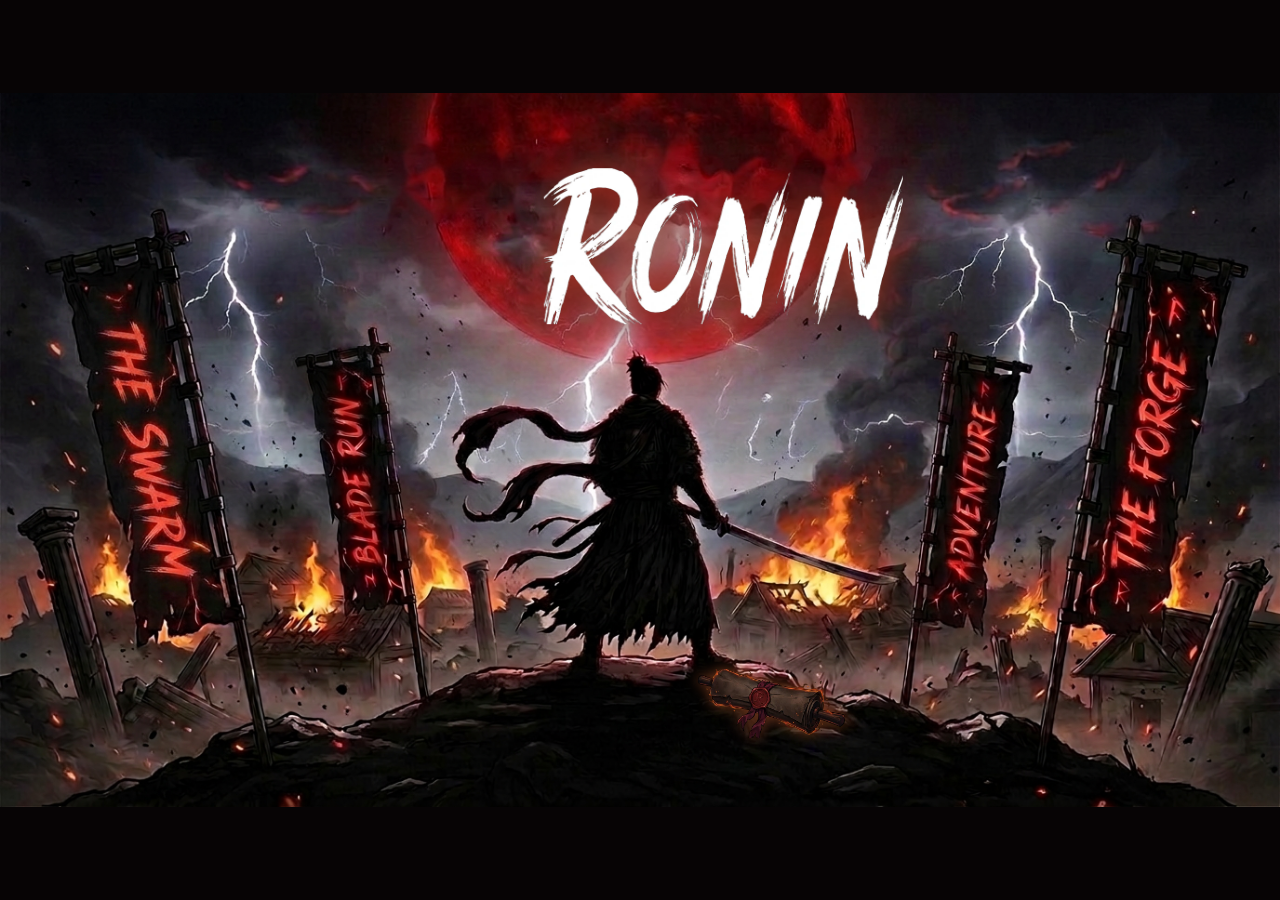
<file: index.html>
<!DOCTYPE html>
<html lang="en">
<head>
<meta charset="UTF-8">
<meta name="viewport" content="width=device-width, initial-scale=1.0, maximum-scale=1.0, user-scalable=no, viewport-fit=cover">
<title>RONIN ARCADE</title>
<meta name="theme-color" content="#070405">
<meta name="apple-mobile-web-app-capable" content="yes">
<meta name="apple-mobile-web-app-status-bar-style" content="black-translucent">
<meta name="mobile-web-app-capable" content="yes">
<link rel="icon" href="data:image/svg+xml,%3Csvg xmlns='http://www.w3.org/2000/svg' viewBox='0 0 16 16'%3E%3Ccircle cx='8' cy='8' r='7' fill='%23a01818'/%3E%3C/svg%3E">
<style>
  * { margin:0; padding:0; box-sizing:border-box; }
  html, body { width:100%; height:100%; background:#070405; overflow:hidden; }
  body { font-family:"Yu Mincho","Hiragino Mincho ProN",Georgia,serif; }

  /* stage keeps the art's 1376:768 aspect, letterboxed on any screen / iframe */
  #wrap { position:absolute; inset:0; display:flex; align-items:center; justify-content:center; }
  #hub {
    position:relative; aspect-ratio:1376/768;
    width:min(100vw, calc(100vh * 1376 / 768));
  }
  #hub img.art { position:absolute; inset:0; width:100%; height:100%; display:block; user-select:none; -webkit-user-drag:none; }

  /* storm flicker on the whole scene */
  @keyframes flicker { 0%,93%,97%,100% { filter:brightness(1); } 94%,96% { filter:brightness(1.35) saturate(1.1); } }
  #hub img.art { animation:flicker 9s infinite; }
  @media (prefers-reduced-motion: reduce) { #hub img.art { animation:none; } }

  /* the name, in its original brush strokes, centered in the blood moon */
  #title {
    position:absolute; left:56.5%; top:21.5%; transform:translate(-50%,-50%);
    width:28%; pointer-events:none;
    filter:drop-shadow(0 0 16px rgba(255,80,50,.65)) drop-shadow(0 6px 16px rgba(0,0,0,.85));
    animation:titlePulse 4.5s ease-in-out infinite;
  }
  #title img { width:100%; display:block; }
  @keyframes titlePulse {
    0%,100% { filter:drop-shadow(0 0 14px rgba(255,80,50,.6)) drop-shadow(0 6px 16px rgba(0,0,0,.85)); }
    50% { filter:drop-shadow(0 0 26px rgba(255,110,70,.95)) drop-shadow(0 6px 16px rgba(0,0,0,.85)); }
  }
  /* banner doors */
  .door { position:absolute; display:block; cursor:pointer; border-radius:6px; outline:none; }
  .door:hover, .door:focus-visible {
    box-shadow:0 0 0 1px rgba(200,30,30,.55), 0 0 34px 6px rgba(200,30,30,.38), inset 0 0 26px rgba(200,30,30,.22);
    background:rgba(200,30,30,.06);
  }
  .door .tag {
    position:absolute; left:50%; bottom:-8%; transform:translateX(-50%) scale(.92);
    white-space:nowrap; color:#e8d9c8; background:rgba(7,4,5,.85);
    border:1px solid rgba(200,40,40,.5); border-radius:3px;
    padding:4px 10px; font-size:clamp(9px, 1.3vw, 14px); letter-spacing:.22em;
    opacity:0; transition:opacity .18s, transform .18s; pointer-events:none;
  }
  .door:hover .tag, .door:focus-visible .tag { opacity:1; transform:translateX(-50%) scale(1); }

  #dSwarm  { left:3.6%;  top:19%;   width:12.0%; height:55%; }
  #dRun   { left:22.0%; top:33.5%; width:10.6%; height:41%; }
  #dAdv   { left:71.8%; top:34.5%; width:8.9%;  height:42%; }
  #dForge { left:85.0%; top:18%;   width:12.0%; height:57%; }

  /* the scroll resting on the stones — the comic */
  #dComic { left:54.5%; top:77.5%; width:11.5%; height:16%; }
  #dComic img.scroll { width:100%; height:100%; object-fit:contain; display:block; filter:drop-shadow(0 0 7px rgba(255,120,60,.45)); animation:scrollGlow 3.2s ease-in-out infinite; }
  @keyframes scrollGlow { 0%,100% { filter:drop-shadow(0 0 5px rgba(255,110,55,.4)); } 50% { filter:drop-shadow(0 0 14px rgba(255,130,65,.8)); } }

  /* coming-soon seal */
  #veil {
    position:absolute; inset:0; display:none; align-items:center; justify-content:center;
    background:rgba(4,2,3,.78); z-index:50; backdrop-filter:blur(2px);
  }
  #veil.show { display:flex; }
  #seal {
    text-align:center; color:#e8d9c8; transform:rotate(-4deg);
  }
  #seal .stamp {
    display:inline-block; border:3px solid #a01818; color:#c92222; border-radius:6px;
    padding:12px 26px; font-size:clamp(22px, 4.5vw, 46px); font-weight:700; letter-spacing:.28em;
    text-shadow:0 0 18px rgba(200,30,30,.4); box-shadow:0 0 30px rgba(160,20,20,.35), inset 0 0 22px rgba(160,20,20,.25);
    background:rgba(20,6,6,.55);
  }
  #seal .which { margin-top:14px; font-size:clamp(12px, 1.8vw, 18px); letter-spacing:.3em; color:#b9a695; }
  #seal .hint  { margin-top:8px; font-size:clamp(10px, 1.3vw, 13px); color:#7d6f63; letter-spacing:.12em; }

  /* ---- portrait phone: the hub becomes a proper menu ---- */
  #portalMenu { display:none; }
  @media (orientation: portrait) and (max-width: 820px) {
    #wrap { align-items:flex-start; }
    #hub { width:100vw; }
    /* the hotspots are unusable at this size — hide them, keep the art */
    .door { display:none !important; }
    #portalMenu {
      display:flex; flex-direction:column; gap:11px;
      position:fixed; left:0; right:0;
      top:calc(56.25vw + env(safe-area-inset-top));   /* just under the 16:9 art */
      bottom:0; overflow-y:auto;
      padding:16px 16px calc(env(safe-area-inset-bottom) + 20px);
      background:linear-gradient(180deg, rgba(7,4,5,.86), #070405 22%);
    }
    .portal {
      display:flex; align-items:center; justify-content:space-between;
      padding:15px 18px; border-radius:7px; text-decoration:none;
      background:linear-gradient(90deg, rgba(40,10,12,.9), rgba(18,8,10,.75));
      border:1px solid rgba(200,60,50,.42);
      color:#e8d9c8; font:700 15px/1 "Yu Mincho",Georgia,serif; letter-spacing:.16em;
    }
    .portal:active { background:rgba(120,20,20,.6); }
    .portal small { font-weight:400; font-size:11px; letter-spacing:.08em; color:#9a8a7a; }
    .portal .go { color:#ff5a3a; font-size:17px; }
  }
</style>
</head>
<body>
<div id="wrap">
  <div id="hub">
    <img class="art" src="assets/hub.png" alt="RONIN ARCADE — a lone ronin overlooks a burning village beneath a blood moon">

    <div id="title" aria-hidden="true"><img src="assets/title-ronin.webp" alt="RONIN"></div>
    <a class="door" id="dSwarm" href="swarm/" aria-label="Play THE SWARM"><span class="tag">STAND — THE SWARM</span></a>
    <a class="door" id="dRun"   href="run/" aria-label="Play BLADE RUN"><span class="tag">ENTER — BLADE RUN</span></a>
    <a class="door" id="dAdv"   href="adventure/" aria-label="Play ADVENTURE"><span class="tag">ENTER — ADVENTURE</span></a>
    <a class="door" id="dForge" href="forge/" aria-label="Open THE FORGE"><span class="tag">ENTER — THE FORGE</span></a>
    <a class="door" id="dComic" href="comic/" aria-label="Read the comic — The First Blood">
      <img class="scroll" src="assets/scroll.webp" alt="">
      <span class="tag">READ — THE FIRST BLOOD</span>
    </a>

    <nav id="portalMenu">
      <a class="portal" href="swarm/"><span>THE SWARM<br><small>one blade against the many</small></span><span class="go">&#10148;</span></a>
      <a class="portal" href="run/"><span>BLADE DASH<br><small>run the burning forest</small></span><span class="go">&#10148;</span></a>
      <a class="portal" href="adventure/"><span>THE SHIFTING VALLEY<br><small>the paths never hold still</small></span><span class="go">&#10148;</span></a>
      <a class="portal" href="forge/"><span>THE FORGE<br><small>build your warrior</small></span><span class="go">&#10148;</span></a>
      <a class="portal" href="comic/"><span>THE FIRST BLOOD<br><small>read the story</small></span><span class="go">&#10148;</span></a>
    </nav>

    <div id="veil" role="dialog" aria-modal="true">
      <div id="seal">
        <div class="stamp">COMING SOON</div>
        <div class="which"></div>
        <div class="hint">— tap anywhere to return —</div>
      </div>
    </div>
  </div>
</div>
<script>
  const veil = document.getElementById('veil');
  const which = veil.querySelector('.which');
  document.querySelectorAll('.door[data-soon]').forEach(d => {
    d.addEventListener('click', e => {
      e.preventDefault();
      which.textContent = d.dataset.soon;
      veil.classList.add('show');
    });
  });
  veil.addEventListener('click', () => veil.classList.remove('show'));
  addEventListener('keydown', e => { if (e.key === 'Escape') veil.classList.remove('show'); });
</script>
</body>
</html>
</file>
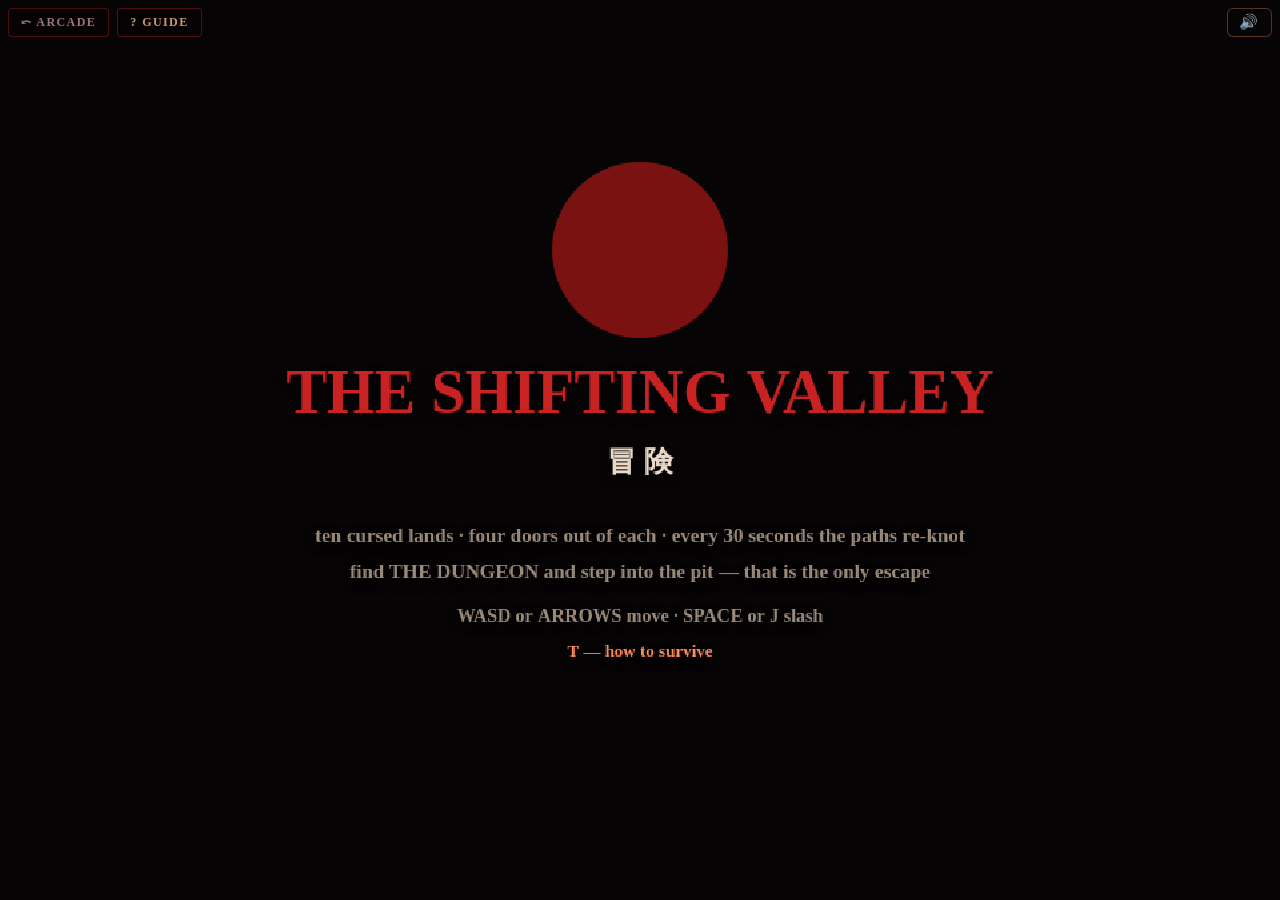
<file: adventure/index.html>
<!DOCTYPE html>
<html lang="en">
<head>
<meta charset="UTF-8">
<meta name="viewport" content="width=device-width, initial-scale=1.0, maximum-scale=1.0, user-scalable=no, viewport-fit=cover">
<title>ADVENTURE — RONIN ARCADE</title>
<meta name="theme-color" content="#070405">
<meta name="apple-mobile-web-app-capable" content="yes">
<meta name="apple-mobile-web-app-status-bar-style" content="black-translucent">
<meta name="mobile-web-app-capable" content="yes">
<link rel="icon" href="data:image/svg+xml,%3Csvg xmlns='http://www.w3.org/2000/svg' viewBox='0 0 16 16'%3E%3Ccircle cx='8' cy='8' r='7' fill='%23a01818'/%3E%3C/svg%3E">
<link rel="stylesheet" href="../shared/mobile.css">
<style>
  * { margin:0; padding:0; box-sizing:border-box; }
  html, body { width:100%; height:100%; background:#070405; overflow:hidden; touch-action:none; }
  body { font-family:"Yu Mincho","Hiragino Mincho ProN",Georgia,serif; }
  #wrap { position:absolute; inset:0; display:flex; align-items:center; justify-content:center; }
  #game { width:min(100vw, calc(100vh * 16 / 9)); aspect-ratio:16/9; display:block; image-rendering:pixelated; }
  #backArcade {
    color:#c9a;
    background:rgba(7,4,5,.72); border:1px solid rgba(200,40,40,.45);
    padding:5px 12px; border-radius:4px; font:600 12px/1.4 serif;
    letter-spacing:.12em; text-decoration:none; opacity:.75;
  }
  #touchUI { position:fixed; inset:0; z-index:30; display:none; pointer-events:none; }
  body.touch #touchUI { display:block; }
  #joy {
    position:absolute; left:4%; bottom:8%; width:130px; height:130px; border-radius:50%;
    border:1px solid rgba(200,60,60,.4); background:rgba(20,8,8,.3); pointer-events:auto;
  }
  #joyKnob { position:absolute; left:45px; top:45px; width:40px; height:40px; border-radius:50%; background:rgba(160,30,30,.55); }
  #tAtk {
    position:absolute; right:5%; bottom:10%; width:84px; height:84px; border-radius:50%;
    border:1px solid rgba(200,60,60,.55); background:rgba(20,8,8,.42); color:#e8d9c8;
    display:flex; align-items:center; justify-content:center; font:700 13px serif; pointer-events:auto;
  }
  #tAtk:active { background:rgba(160,24,24,.5); }

  /* --- shared mobile tweaks --- */
  #wrap { position:fixed; inset:0; display:flex; align-items:center; justify-content:center;
    padding:env(safe-area-inset-top) env(safe-area-inset-right) env(safe-area-inset-bottom) env(safe-area-inset-left); }
  body.ra-touch #game { width:100%; height:100%; object-fit:contain; aspect-ratio:auto; }
  body.ra-touch #joy  { left:calc(env(safe-area-inset-left) + 20px);  bottom:calc(env(safe-area-inset-bottom) + 20px); }
  body.ra-touch #tAtk { right:calc(env(safe-area-inset-right) + 24px); bottom:calc(env(safe-area-inset-bottom) + 24px); width:94px; height:94px; }
  /* placement is handled by .ra-topleft in shared/mobile.css */
  body.ra-touch #touchUI { display:block; }
</style>
</head>
<body>
<div class="ra-topleft">
  <a id="backArcade" href="../">&#10554; ARCADE</a>
  <a id="guideBtn" href="#" style="color:#e8b48a;background:rgba(7,4,5,.72);border:1px solid rgba(200,40,40,.45);padding:5px 12px;border-radius:4px;font:600 12px/1.4 serif;letter-spacing:.12em;text-decoration:none;opacity:.85;">? GUIDE</a>
</div>
<div id="wrap"><canvas id="game" width="960" height="540"></canvas></div>
<div id="touchUI">
  <div id="joy"><div id="joyKnob"></div></div>
  <div class="tbtn" id="tAtk">SLASH</div>
</div>
<script type="module" src="js/game.js"></script>
</body>
</html>
</file>
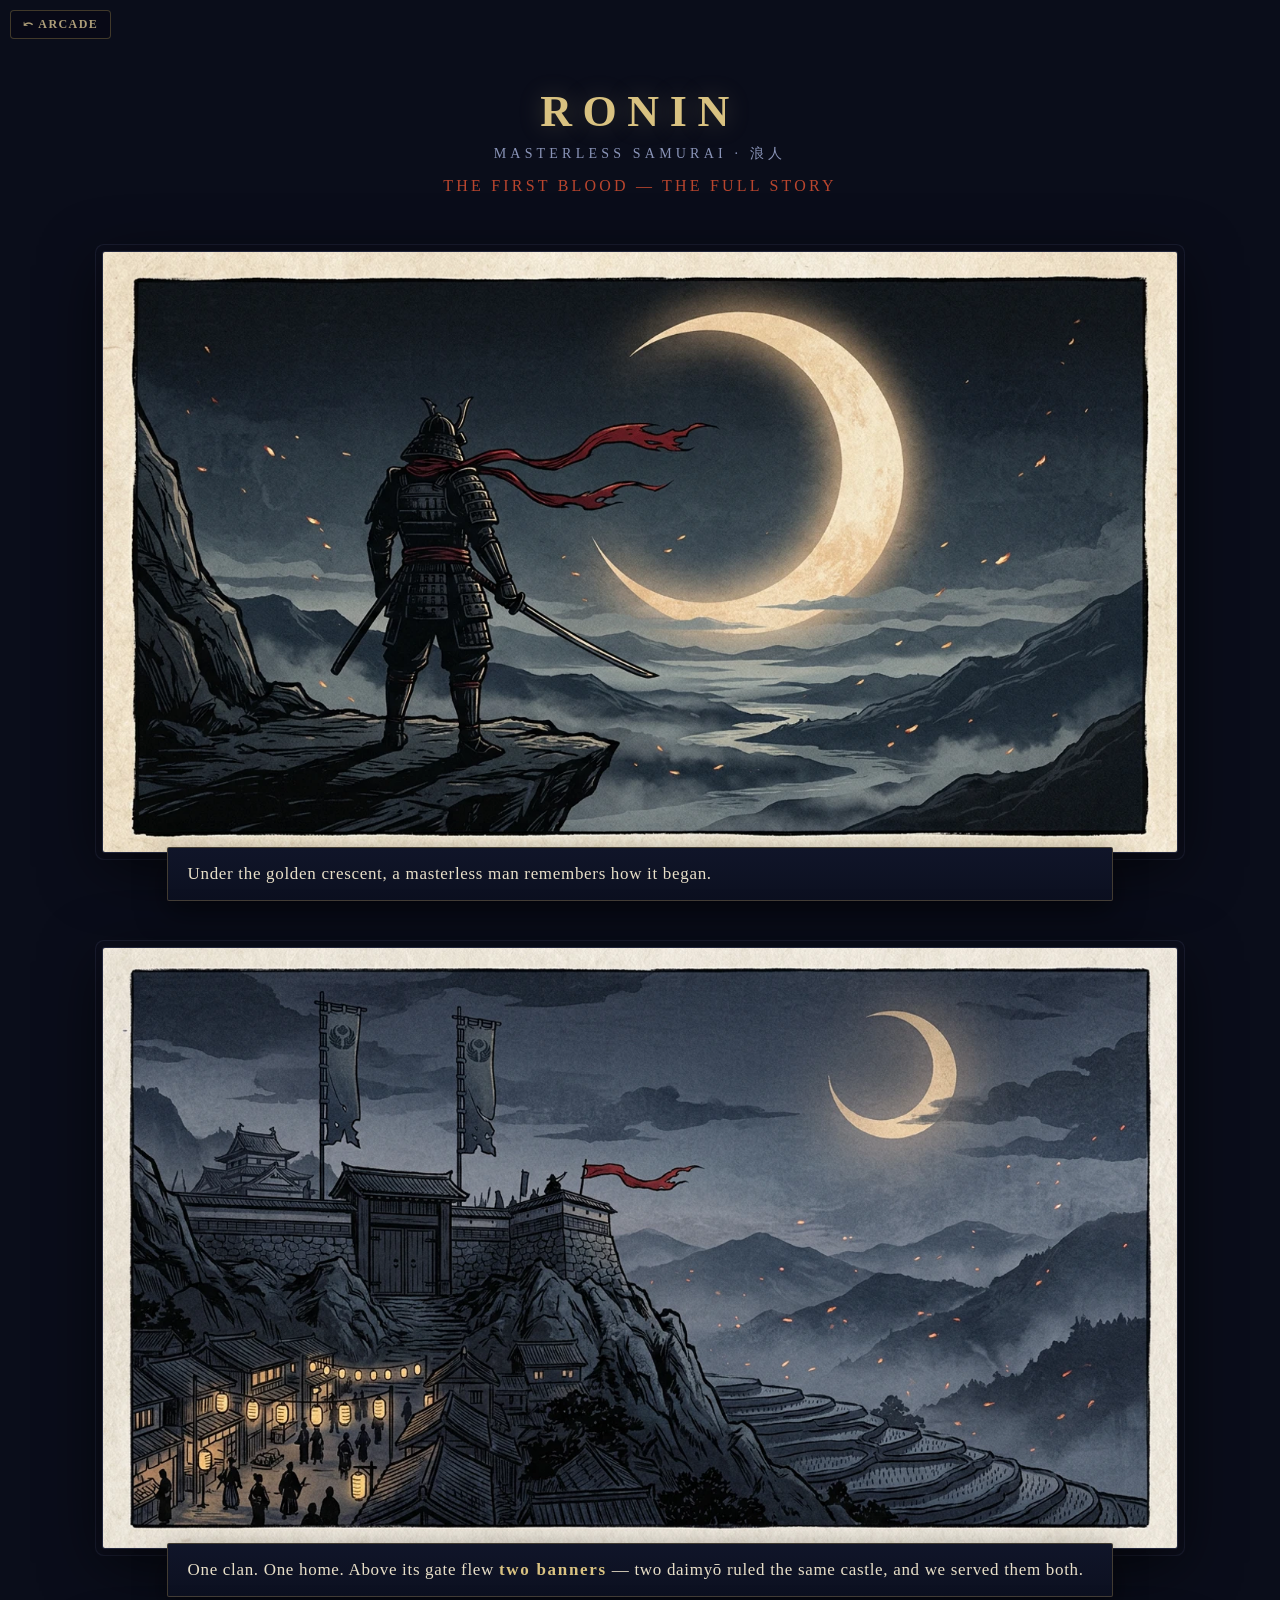
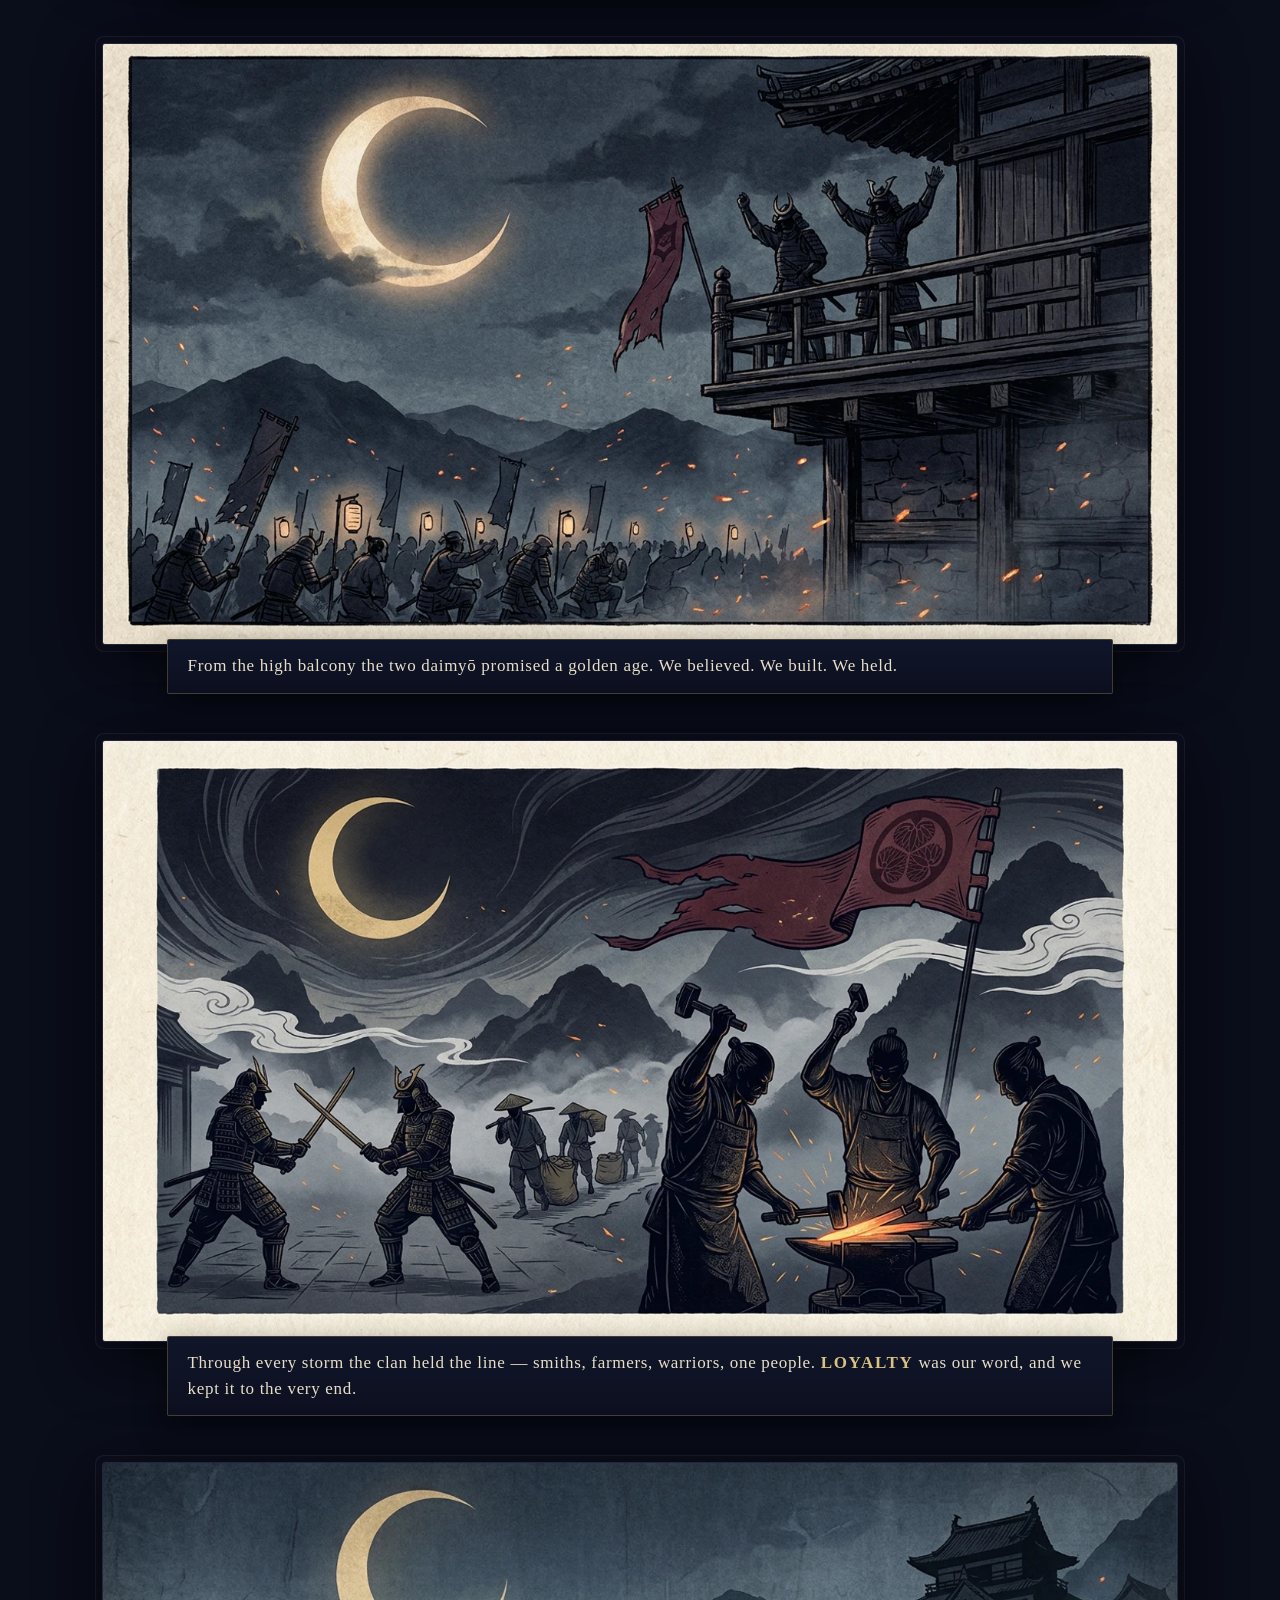
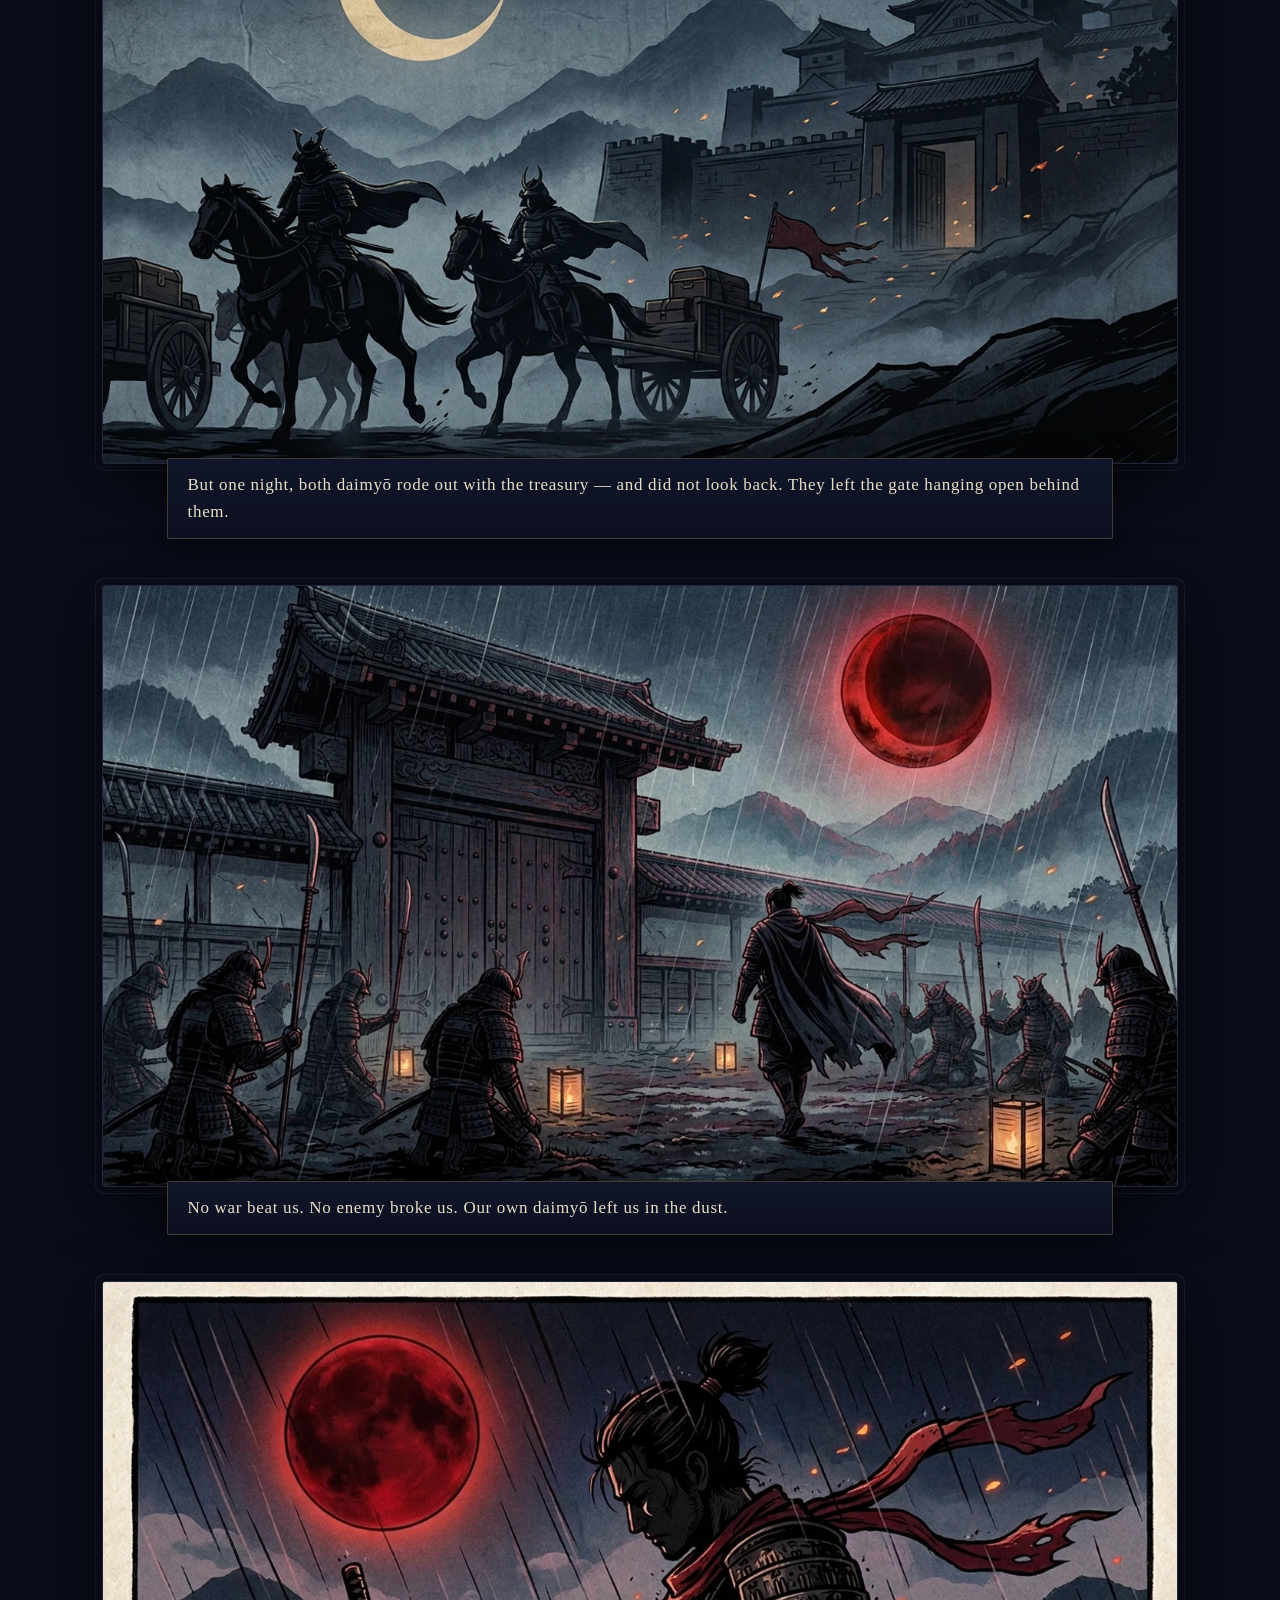
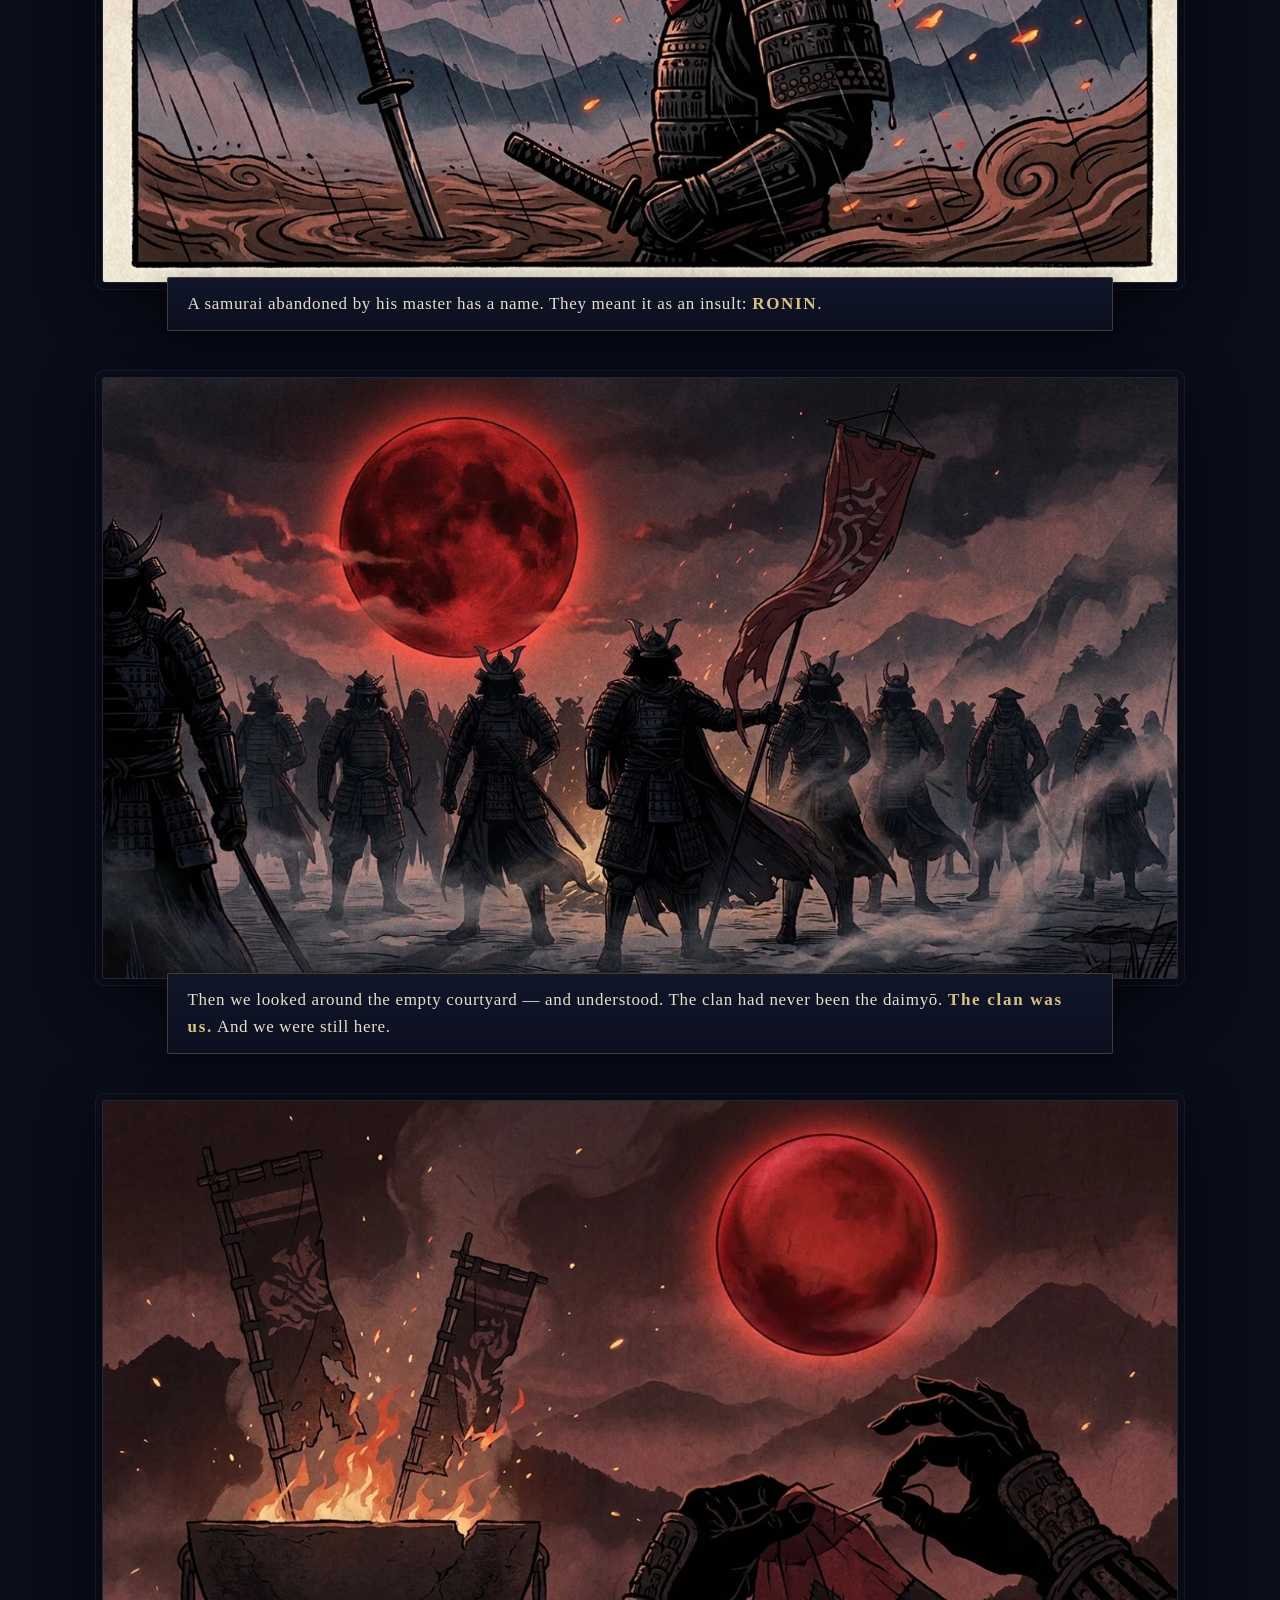
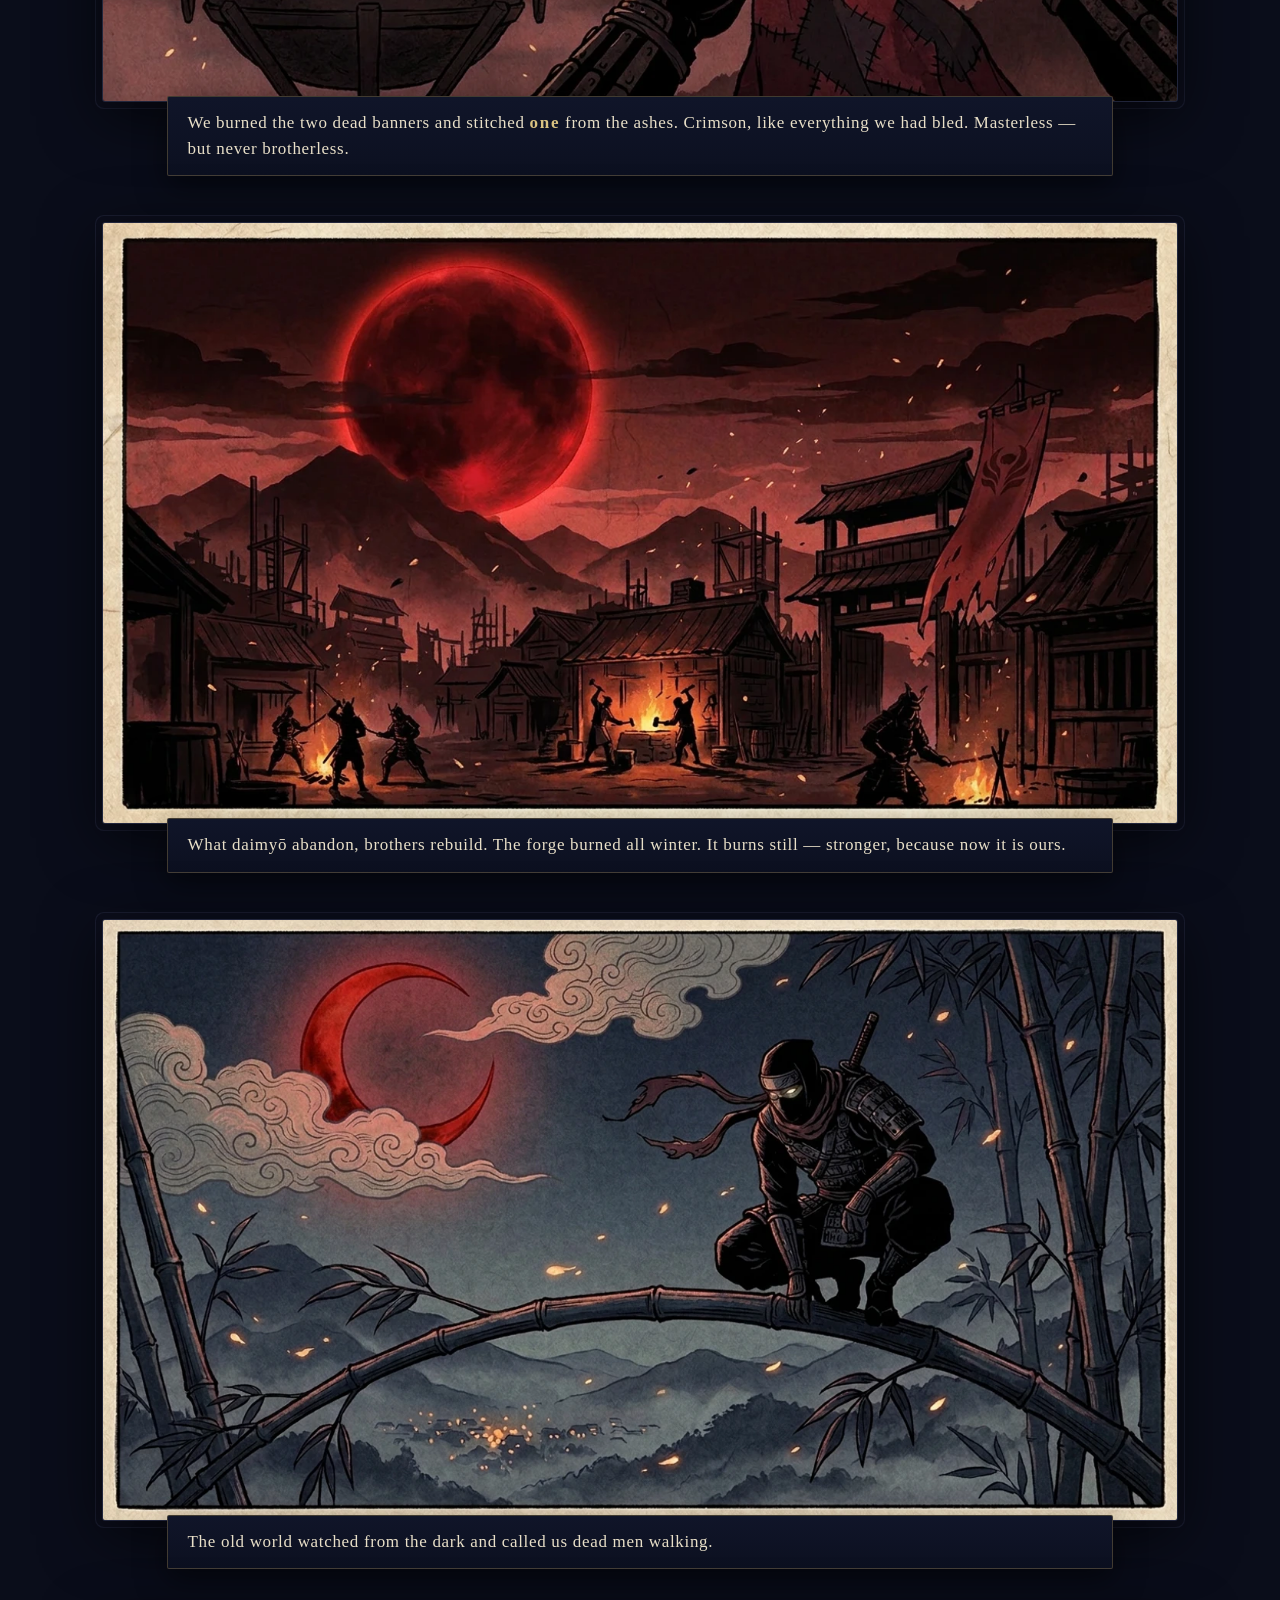
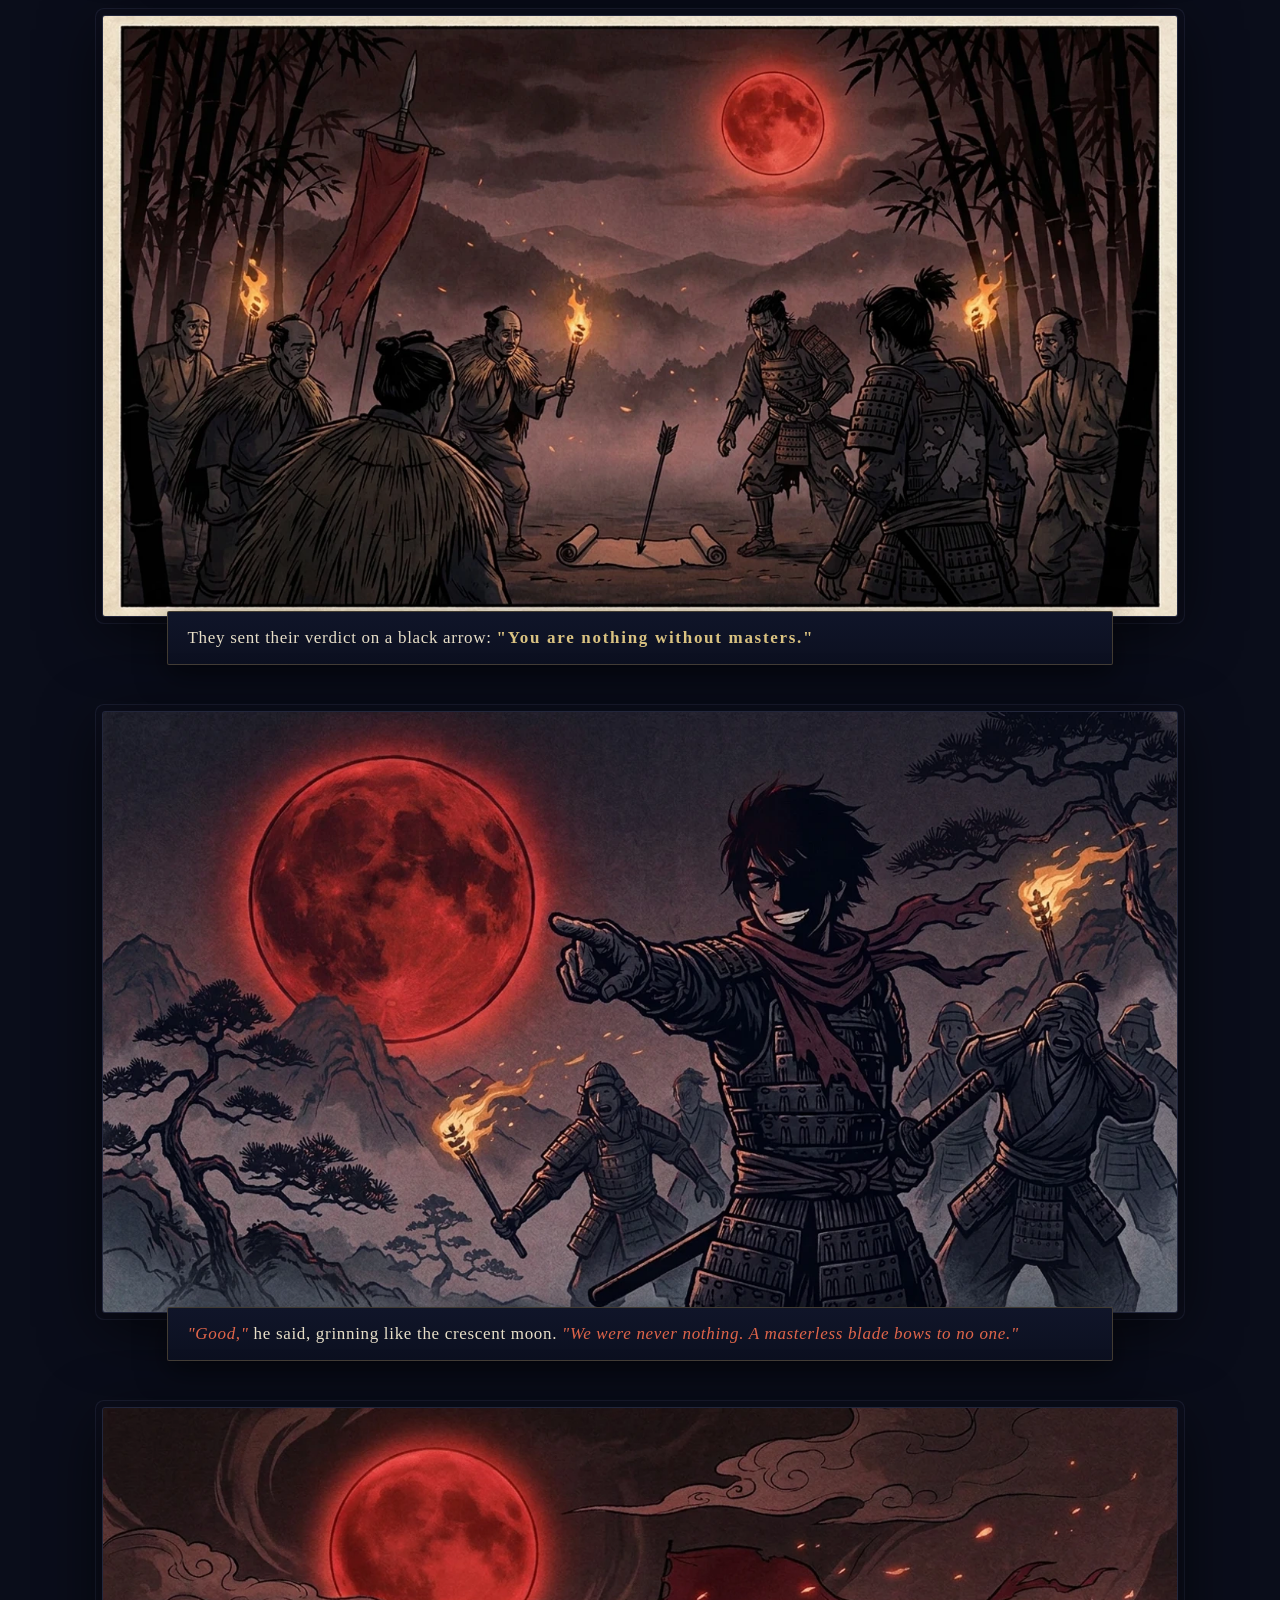
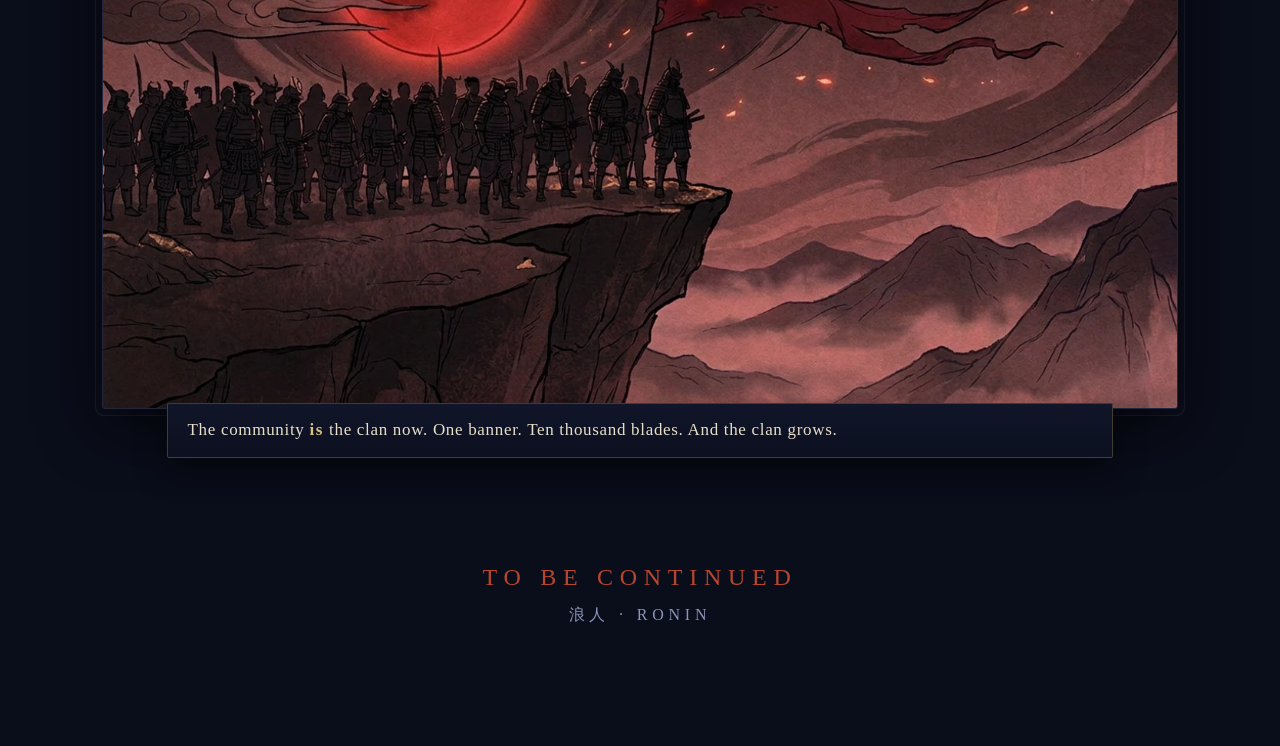
<file: comic/index.html>
<!DOCTYPE html>
<html lang="en">
<head>
<meta charset="UTF-8">
<meta name="viewport" content="width=device-width, initial-scale=1.0, viewport-fit=cover">
<title>THE FIRST BLOOD — RONIN ARCADE</title>
<meta name="theme-color" content="#0a0d1a">
<link rel="icon" href="data:image/svg+xml,%3Csvg xmlns='http://www.w3.org/2000/svg' viewBox='0 0 16 16'%3E%3Ccircle cx='8' cy='8' r='7' fill='%23a01818'/%3E%3C/svg%3E">
<style>
  * { margin:0; padding:0; box-sizing:border-box; }
  html, body { width:100%; background:#0a0d1a; color:#e8dfc8; }
  body { font-family:"Yu Mincho","Hiragino Mincho ProN",Georgia,serif; }
  #backArcade {
    position:fixed; top:10px; left:10px; z-index:40; color:#cbb98a;
    background:rgba(8,10,22,.78); border:1px solid rgba(200,170,90,.35);
    padding:5px 12px; border-radius:4px; font:600 12px/1.4 serif;
    letter-spacing:.12em; text-decoration:none; opacity:.85;
  }
  #reader { max-width:1100px; margin:0 auto; padding:52px 0 90px; }
  header.title { text-align:center; padding:34px 16px 10px; }
  header.title h1 { font-size:clamp(26px,5vw,44px); letter-spacing:.24em; color:#d9c281; text-shadow:0 0 24px rgba(217,194,129,.25); }
  header.title .sub { color:#8a94b8; letter-spacing:.3em; font-size:clamp(11px,1.6vw,14px); margin-top:8px; }
  header.title .ep { color:#b8452e; letter-spacing:.2em; font-size:clamp(12px,1.8vw,16px); margin-top:14px; }
  .page { margin:46px 12px; position:relative; }
  .page img {
    width:100%; display:block; border-radius:3px;
    border:1px solid rgba(120,130,180,.22);
    box-shadow:0 14px 60px rgba(0,0,0,.65), 0 0 0 6px rgba(10,13,26,.9), 0 0 0 7px rgba(120,130,180,.14);
  }
  .cap {
    position:relative; margin:-6px 6% 0; padding:13px 20px;
    background:linear-gradient(180deg, #101529, #0c1020);
    border:1px solid rgba(200,170,90,.28); border-radius:2px;
    font-size:clamp(13px,1.9vw,17px); line-height:1.55; letter-spacing:.04em; color:#e8dfc8;
    box-shadow:0 10px 30px rgba(0,0,0,.5);
  }
  .cap b { color:#d9c281; letter-spacing:.1em; }
  .cap .say { color:#e0654a; font-style:italic; }
  footer.fin { text-align:center; padding:60px 16px 30px; color:#8a94b8; letter-spacing:.3em; }
  footer.fin .tbc { color:#b8452e; font-size:clamp(16px,2.6vw,24px); letter-spacing:.28em; margin-bottom:14px; }
  #progress { position:fixed; top:0; left:0; height:3px; background:#b8452e; width:0; z-index:50; box-shadow:0 0 8px rgba(184,69,46,.8); }
</style>
</head>
<body>
<a id="backArcade" href="../">&#10554; ARCADE</a>
<div id="progress"></div>
<div id="reader">
  <header class="title">
    <h1>RONIN</h1>
    <div class="sub">MASTERLESS SAMURAI &#183; 浪人</div>
    <div class="ep">THE FIRST BLOOD — THE FULL STORY</div>
  </header>

  <div class="page"><img src="assets/p01.webp" alt="A lone ronin overlooks a moonlit valley">
    <div class="cap">Under the golden crescent, a masterless man remembers how it began.</div></div>

  <div class="page"><img src="assets/n02.webp" alt="One castle flying two banners over one town">
    <div class="cap">One clan. One home. Above its gate flew <b>two banners</b> — two daimyō ruled the same castle, and we served them both.</div></div>

  <div class="page"><img src="assets/n03.webp" alt="Two daimyō promise a golden age to the kneeling faithful">
    <div class="cap">From the high balcony the two daimyō promised a golden age. We believed. We built. We held.</div></div>

  <div class="page"><img src="assets/n04.webp" alt="The clan works, trains and builds through the night">
    <div class="cap">Through every storm the clan held the line — smiths, farmers, warriors, one people. <b>LOYALTY</b> was our word, and we kept it to the very end.</div></div>

  <div class="page"><img src="assets/n05.webp" alt="The two daimyō ride away at night with the treasury">
    <div class="cap">But one night, both daimyō rode out with the treasury — and did not look back. They left the gate hanging open behind them.</div></div>

  <div class="page"><img src="assets/p03.webp" alt="The faithful kneel in the rain before the silent gate">
    <div class="cap">No war beat us. No enemy broke us. Our own daimyō left us in the dust.</div></div>

  <div class="page"><img src="assets/p04.webp" alt="A young samurai bows his head in the rain">
    <div class="cap">A samurai abandoned by his master has a name. They meant it as an insult: <b>RONIN</b>.</div></div>

  <div class="page"><img src="assets/n08.webp" alt="The clan stands as one in the empty courtyard">
    <div class="cap">Then we looked around the empty courtyard — and understood. The clan had never been the daimyō. <b>The clan was us.</b> And we were still here.</div></div>

  <div class="page"><img src="assets/n09.webp" alt="The old banners burn while a new crimson banner is stitched">
    <div class="cap">We burned the two dead banners and stitched <b>one</b> from the ashes. Crimson, like everything we had bled. Masterless — but never brotherless.</div></div>

  <div class="page"><img src="assets/n10.webp" alt="The forge glows as the clan rebuilds">
    <div class="cap">What daimyō abandon, brothers rebuild. The forge burned all winter. It burns still — stronger, because now it is ours.</div></div>

  <div class="page"><img src="assets/p08.webp" alt="A shinobi watches from the bamboo">
    <div class="cap">The old world watched from the dark and called us dead men walking.</div></div>

  <div class="page"><img src="assets/p09.webp" alt="A scroll pinned to the earth by a black arrow">
    <div class="cap">They sent their verdict on a black arrow: <b>"You are nothing without masters."</b></div></div>

  <div class="page"><img src="assets/p10.webp" alt="The young ronin grins and points ahead">
    <div class="cap"><span class="say">"Good,"</span> he said, grinning like the crescent moon. <span class="say">"We were never nothing. A masterless blade bows to no one."</span></div></div>

  <div class="page"><img src="assets/n14.webp" alt="The whole clan stands on the cliff under one crimson banner">
    <div class="cap">The community <b>is</b> the clan now. One banner. Ten thousand blades. And the clan grows.</div></div>

  <footer class="fin">
    <div class="tbc">TO BE CONTINUED</div>
    <div>浪人 &#183; RONIN</div>
  </footer>
</div>
<script>
  const bar = document.getElementById('progress');
  addEventListener('scroll', () => {
    const h = document.documentElement;
    bar.style.width = (h.scrollTop / (h.scrollHeight - h.clientHeight) * 100) + '%';
  }, { passive: true });
</script>
</body>
</html>
</file>
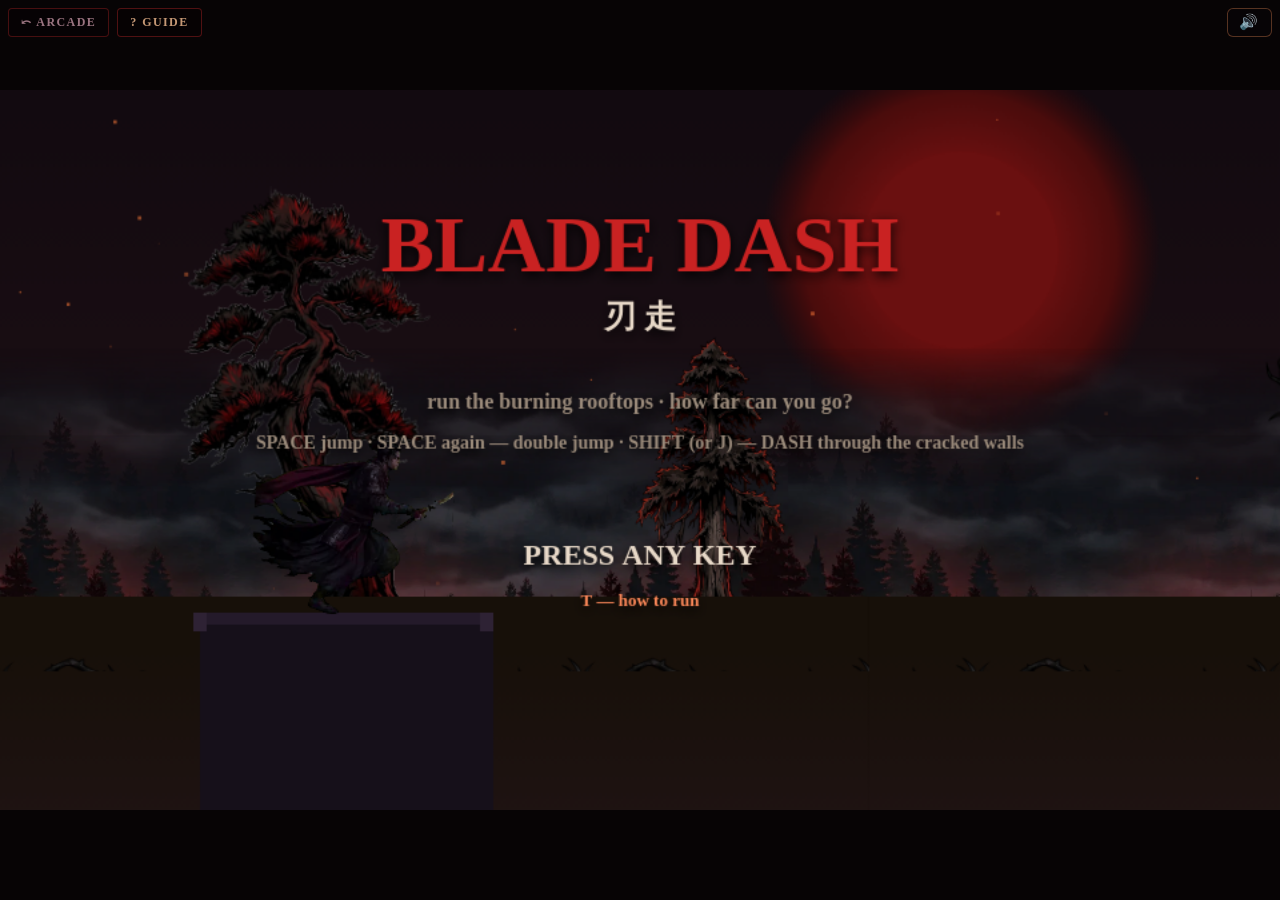
<file: run/index.html>
<!DOCTYPE html>
<html lang="en">
<head>
<meta charset="UTF-8">
<meta name="viewport" content="width=device-width, initial-scale=1.0, maximum-scale=1.0, user-scalable=no, viewport-fit=cover">
<title>BLADE DASH — RONIN ARCADE</title>
<meta name="theme-color" content="#070405">
<meta name="apple-mobile-web-app-capable" content="yes">
<meta name="apple-mobile-web-app-status-bar-style" content="black-translucent">
<meta name="mobile-web-app-capable" content="yes">
<link rel="icon" href="data:image/svg+xml,%3Csvg xmlns='http://www.w3.org/2000/svg' viewBox='0 0 16 16'%3E%3Ccircle cx='8' cy='8' r='7' fill='%23a01818'/%3E%3C/svg%3E">
<link rel="stylesheet" href="../shared/mobile.css">
<style>
  * { margin:0; padding:0; box-sizing:border-box; }
  html, body { width:100%; height:100%; background:#070405; overflow:hidden; touch-action:none; }
  body { font-family:"Yu Mincho","Hiragino Mincho ProN",Georgia,serif; }
  #wrap { position:absolute; inset:0; display:flex; align-items:center; justify-content:center; }
  #game { width:min(100vw, calc(100vh * 16 / 9)); aspect-ratio:16/9; display:block; }
  #backArcade {
    color:#c9a;
    background:rgba(7,4,5,.72); border:1px solid rgba(200,40,40,.45);
    padding:5px 12px; border-radius:4px; font:600 12px/1.4 serif;
    letter-spacing:.12em; text-decoration:none; opacity:.75;
  }
  #guideBtn {
    color:#e8b48a;
    background:rgba(7,4,5,.72); border:1px solid rgba(200,40,40,.45);
    padding:5px 12px; border-radius:4px; font:600 12px/1.4 serif;
    letter-spacing:.12em; text-decoration:none; opacity:.85;
  }
  #touchUI { position:fixed; inset:0; z-index:30; display:none; pointer-events:none; }
  body.touch #touchUI { display:block; }
  .tbtn {
    position:absolute; pointer-events:auto; border-radius:50%;
    border:1px solid rgba(200,60,60,.55); background:rgba(20,8,8,.42); color:#e8d9c8;
    display:flex; align-items:center; justify-content:center; font:700 13px serif;
    letter-spacing:.08em; user-select:none; -webkit-user-select:none;
  }
  .tbtn:active { background:rgba(160,24,24,.5); }
  #tJump { right:4%; bottom:12%; width:92px; height:92px; }
  #tDash { left:4%; bottom:12%; width:92px; height:92px; border-color:rgba(255,90,40,.8); }

  /* --- shared mobile tweaks --- */
  #wrap { position:fixed; inset:0; display:flex; align-items:center; justify-content:center;
    padding:env(safe-area-inset-top) env(safe-area-inset-right) env(safe-area-inset-bottom) env(safe-area-inset-left); }
  body.ra-touch #game { width:100%; height:100%; object-fit:contain; aspect-ratio:auto; }
  body.ra-touch #tJump { right:calc(env(safe-area-inset-right) + 26px); bottom:calc(env(safe-area-inset-bottom) + 26px); }
  body.ra-touch #tDash { left:calc(env(safe-area-inset-left) + 26px);  bottom:calc(env(safe-area-inset-bottom) + 26px); }
  /* placement is handled by .ra-topleft in shared/mobile.css */
  body.ra-touch #touchUI { display:block; }
</style>
</head>
<body>
<div class="ra-topleft">
  <a id="backArcade" href="../">&#10554; ARCADE</a>
  <a id="guideBtn" href="#">? GUIDE</a>
</div>
<div id="wrap"><canvas id="game" width="960" height="540"></canvas></div>
<div id="touchUI">
  <div class="tbtn" id="tJump">JUMP</div>
  <div class="tbtn" id="tDash">DASH</div>
</div>
<script type="module" src="js/game.js"></script>
</body>
</html>
</file>
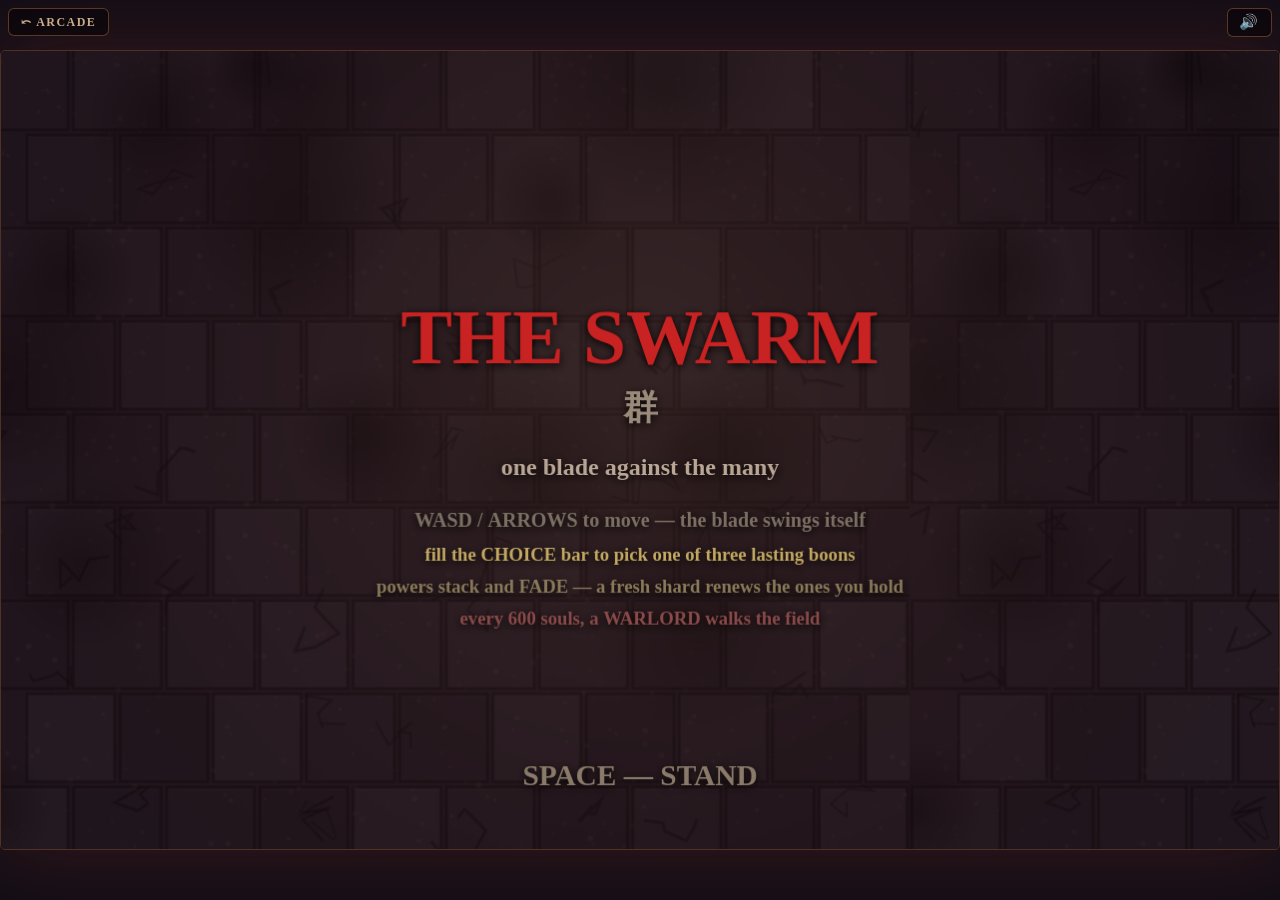
<file: swarm/index.html>
<!DOCTYPE html>
<html lang="en">
<head>
<meta charset="UTF-8">
<meta name="viewport" content="width=device-width, initial-scale=1.0, maximum-scale=1.0, user-scalable=no, viewport-fit=cover">
<title>THE SWARM — RONIN ARCADE</title>
<meta name="theme-color" content="#181119">
<meta name="apple-mobile-web-app-capable" content="yes">
<meta name="apple-mobile-web-app-status-bar-style" content="black-translucent">
<meta name="mobile-web-app-capable" content="yes">
<link rel="icon" href="data:image/svg+xml,%3Csvg xmlns='http://www.w3.org/2000/svg' viewBox='0 0 16 16'%3E%3Ccircle cx='8' cy='8' r='7' fill='%23a01818'/%3E%3C/svg%3E">
<link rel="stylesheet" href="../shared/mobile.css">
<style>
  * { margin:0; padding:0; box-sizing:border-box; }
  html, body { width:100%; background:#140e16; overflow:hidden; }
  body { font-family:"Yu Mincho","Hiragino Mincho ProN",Georgia,serif; }
  #cv {
    /* width GROWS to the window; max-width only ever shrinks, which pinned
       this canvas at its native 960x600 on any monitor bigger than that.
       The calc caps it so the 16:10 frame can never overflow vertically. */
    width:min(100vw, calc(100vh * 960 / 600)); aspect-ratio:960/600; display:block;
    border:1px solid rgba(255,150,90,.26); border-radius:5px;
    box-shadow:0 0 80px rgba(200,70,50,.18); touch-action:none;
  }
  /* on a phone the frame just steals pixels — go edge to edge */
  body.ra-touch #cv {
    border:none; border-radius:0; box-shadow:none;
    width:100%; height:100%; object-fit:contain; aspect-ratio:auto;
  }
</style>
</head>
<body>
<div class="ra-stage"><canvas id="cv" width="960" height="600"></canvas></div>
<a class="ra-chip ra-back" href="../">&#10554; ARCADE</a>

<div class="ra-pad" id="pad">
  <div class="ra-stick" id="stick"><div class="ra-knob" id="knob"></div></div>
</div>

<script type="module" src="js/game.js"></script>
</body>
</html>
</file>
<file: shared/mobile.css>
/* Shared mobile layer for RONIN ARCADE.
   Handles the three things phones get wrong: viewport height that lies,
   the notch, and browsers that will not go fullscreen on demand. */

html, body {
  /* dvh tracks the *visible* area as the URL bar slides away; the --vh
     fallback is set from JS for browsers that lack dvh */
  height: 100dvh;
  height: calc(var(--vh, 1vh) * 100);
  overscroll-behavior: none;          /* kills pull-to-refresh mid-game */
  -webkit-text-size-adjust: 100%;
  -webkit-tap-highlight-color: transparent;
}
body {
  touch-action: none;                 /* no double-tap zoom, no pan */
  user-select: none;
  -webkit-user-select: none;
}

/* the play surface fills whatever the phone actually gives us */
.ra-stage {
  position: fixed;
  inset: 0;
  padding: env(safe-area-inset-top) env(safe-area-inset-right)
           env(safe-area-inset-bottom) env(safe-area-inset-left);
  display: flex;
  align-items: center;
  justify-content: center;
}

/* ---- fullscreen / back chrome ---- */
.ra-chip {
  position: fixed;
  z-index: 60;
  top: calc(env(safe-area-inset-top) + 8px);
  color: #e8c9a0;
  background: rgba(10, 6, 10, .78);
  border: 1px solid rgba(255, 150, 90, .38);
  padding: 7px 12px;
  border-radius: 6px;
  font: 600 12px/1 "Yu Mincho", Georgia, serif;
  letter-spacing: .12em;
  text-decoration: none;
  opacity: .85;
  pointer-events: auto;
  -webkit-tap-highlight-color: transparent;
}
.ra-back { left: calc(env(safe-area-inset-left) + 8px); }
.ra-full { right: calc(env(safe-area-inset-right) + 8px); font-size: 15px; padding: 6px 11px; }
body.ra-touch .ra-chip {                      /* fat-finger target: 44px min */
  padding: 10px 14px;
  min-height: 44px; min-width: 44px;
  display: inline-flex; align-items: center; justify-content: center;
}

/* ---- rotate-your-phone gate (landscape games only) ---- */
#ra-rotate {
  position: fixed; inset: 0; z-index: 200; display: none;
  background: #0d0810;
  color: #e8d9c8;
  flex-direction: column; align-items: center; justify-content: center;
  gap: 18px; text-align: center; padding: 30px;
  font-family: "Yu Mincho", Georgia, serif;
}
#ra-rotate .glyph {
  width: 74px; height: 118px; border: 3px solid #c92222; border-radius: 12px;
  animation: raTurn 2.1s ease-in-out infinite;
}
@keyframes raTurn {
  0%, 40% { transform: rotate(0deg); }
  60%, 100% { transform: rotate(-90deg); }
}
#ra-rotate h2 { font-size: 22px; letter-spacing: .2em; color: #c92222; }
#ra-rotate p { font-size: 14px; color: #9a8a7a; letter-spacing: .08em; max-width: 300px; line-height: 1.5; }
/* only gate real touch devices in portrait — never a desktop window */
@media (orientation: portrait) and (max-height: 950px) {
  body.ra-landscape.ra-touch #ra-rotate { display: flex; }
}

/* ---- touch controls ---- */
.ra-pad { position: fixed; inset: 0; z-index: 50; display: none; pointer-events: none; }
body.ra-touch .ra-pad { display: block; }
.ra-stick {
  position: absolute;
  left: calc(env(safe-area-inset-left) + 22px);
  bottom: calc(env(safe-area-inset-bottom) + 22px);
  width: 132px; height: 132px; border-radius: 50%;
  border: 2px solid rgba(255, 160, 90, .32);
  background: radial-gradient(circle, rgba(40,20,26,.42), rgba(20,10,16,.22));
  pointer-events: auto;
}
.ra-knob {
  position: absolute; left: 50%; top: 50%; width: 54px; height: 54px;
  margin: -27px 0 0 -27px; border-radius: 50%;
  background: rgba(255, 170, 100, .5);
  border: 2px solid rgba(255, 220, 180, .75);
  pointer-events: none;
}
.ra-btn {
  position: absolute; border-radius: 50%;
  display: flex; align-items: center; justify-content: center;
  font: 700 13px/1 "Yu Mincho", Georgia, serif; letter-spacing: .1em;
  color: #ffe6d0; background: rgba(150, 30, 24, .5);
  border: 2px solid rgba(255, 120, 80, .6);
  pointer-events: auto; text-align: center;
}
.ra-btn:active { background: rgba(220, 60, 40, .75); transform: scale(.94); }

/* ---- mute chip (top right, beside fullscreen when that exists) ---- */
.ra-mute {
  right: calc(env(safe-area-inset-right) + 8px);
  font-size: 15px; padding: 6px 11px; line-height: 1;
  cursor: pointer;
}
body.ra-has-full .ra-mute { right: calc(env(safe-area-inset-right) + 58px); }
.ra-mute[aria-pressed="true"] { opacity: .58; border-color: rgba(255,150,90,.2); }

/* ---- top-left button row ----
   ARCADE and GUIDE live in one flex row. Anchoring the ROW to the safe area
   (rather than each button separately) means a notch inset moves them together
   — previously ARCADE shifted right by the inset while GUIDE stayed put, and
   on a notched phone in landscape they overlapped. */
.ra-topleft {
  position: fixed; z-index: 40;
  top: calc(env(safe-area-inset-top) + 8px);
  left: calc(env(safe-area-inset-left) + 8px);
  display: flex; align-items: stretch; gap: 8px;
}
.ra-topleft > a {
  position: static;
  display: inline-flex; align-items: center;
  white-space: nowrap;
}
body.ra-touch .ra-topleft > a { min-height: 44px; padding: 5px 14px; }
</file>
